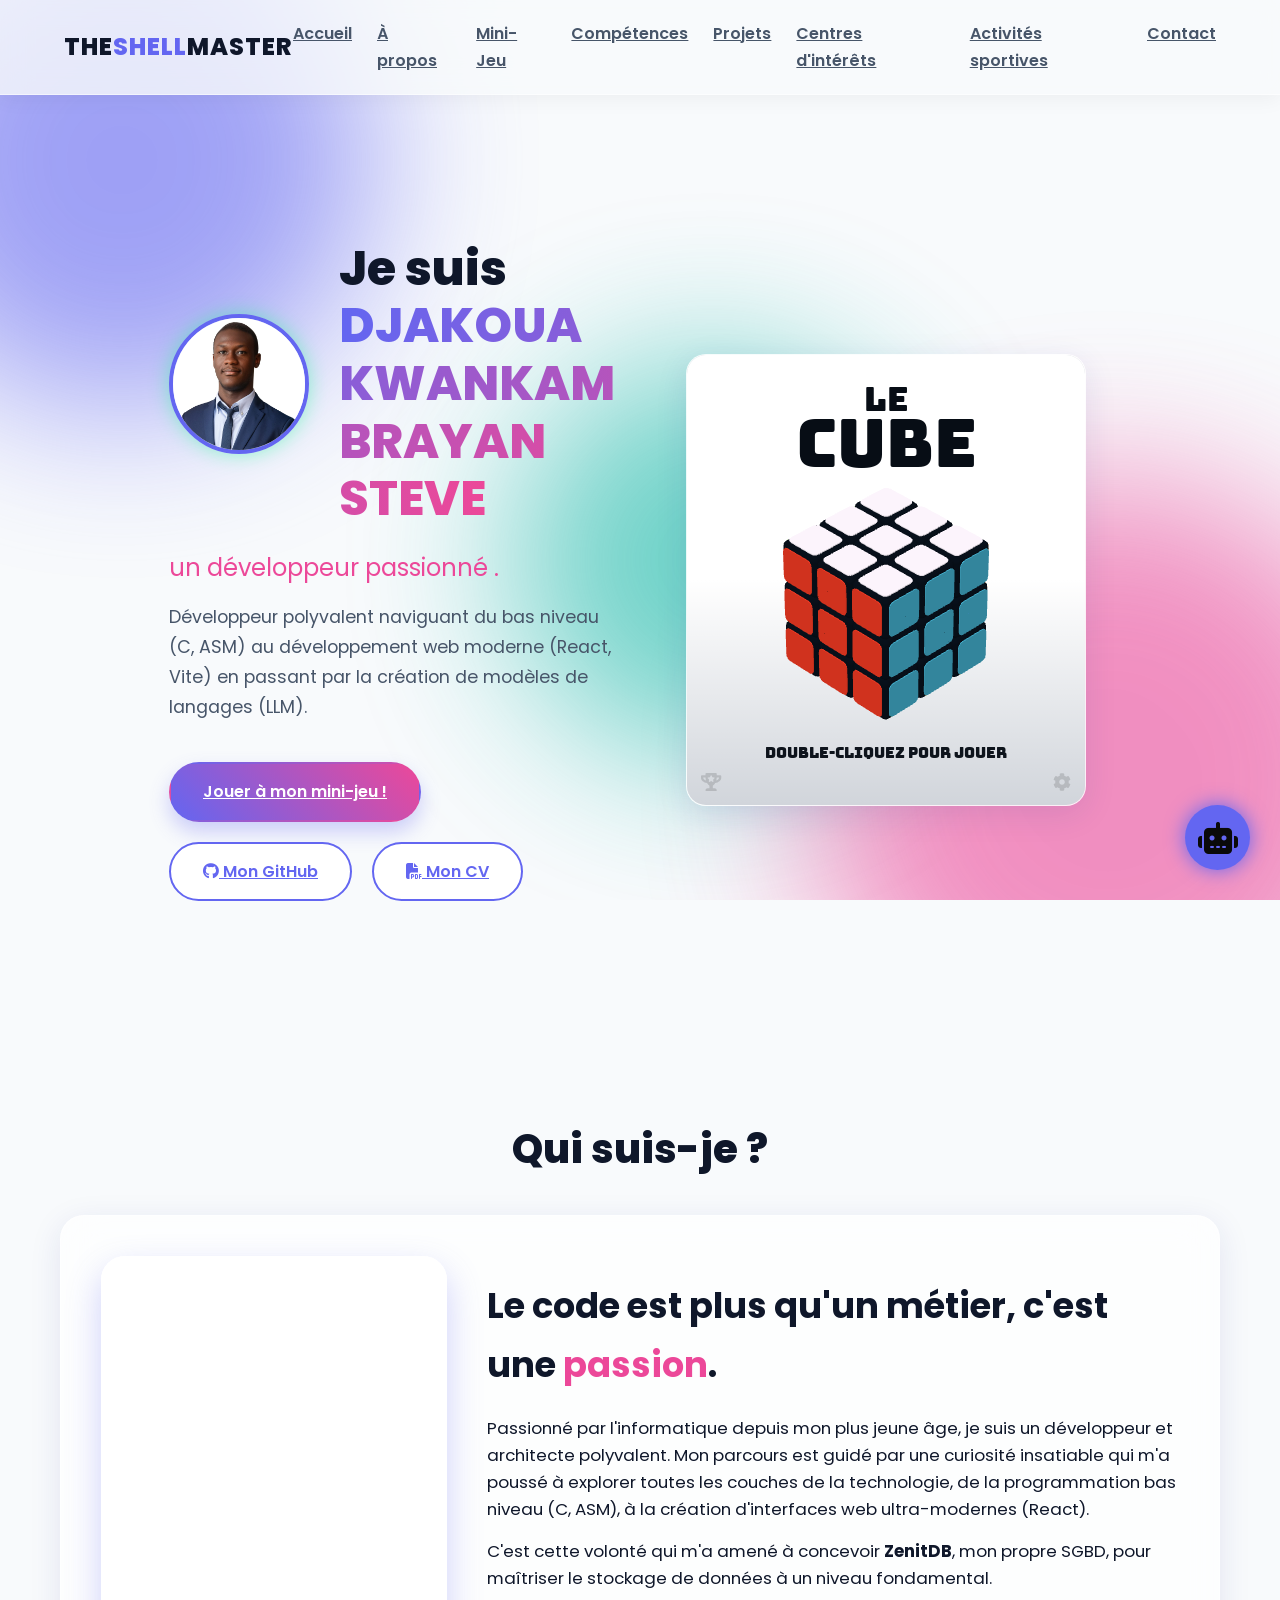
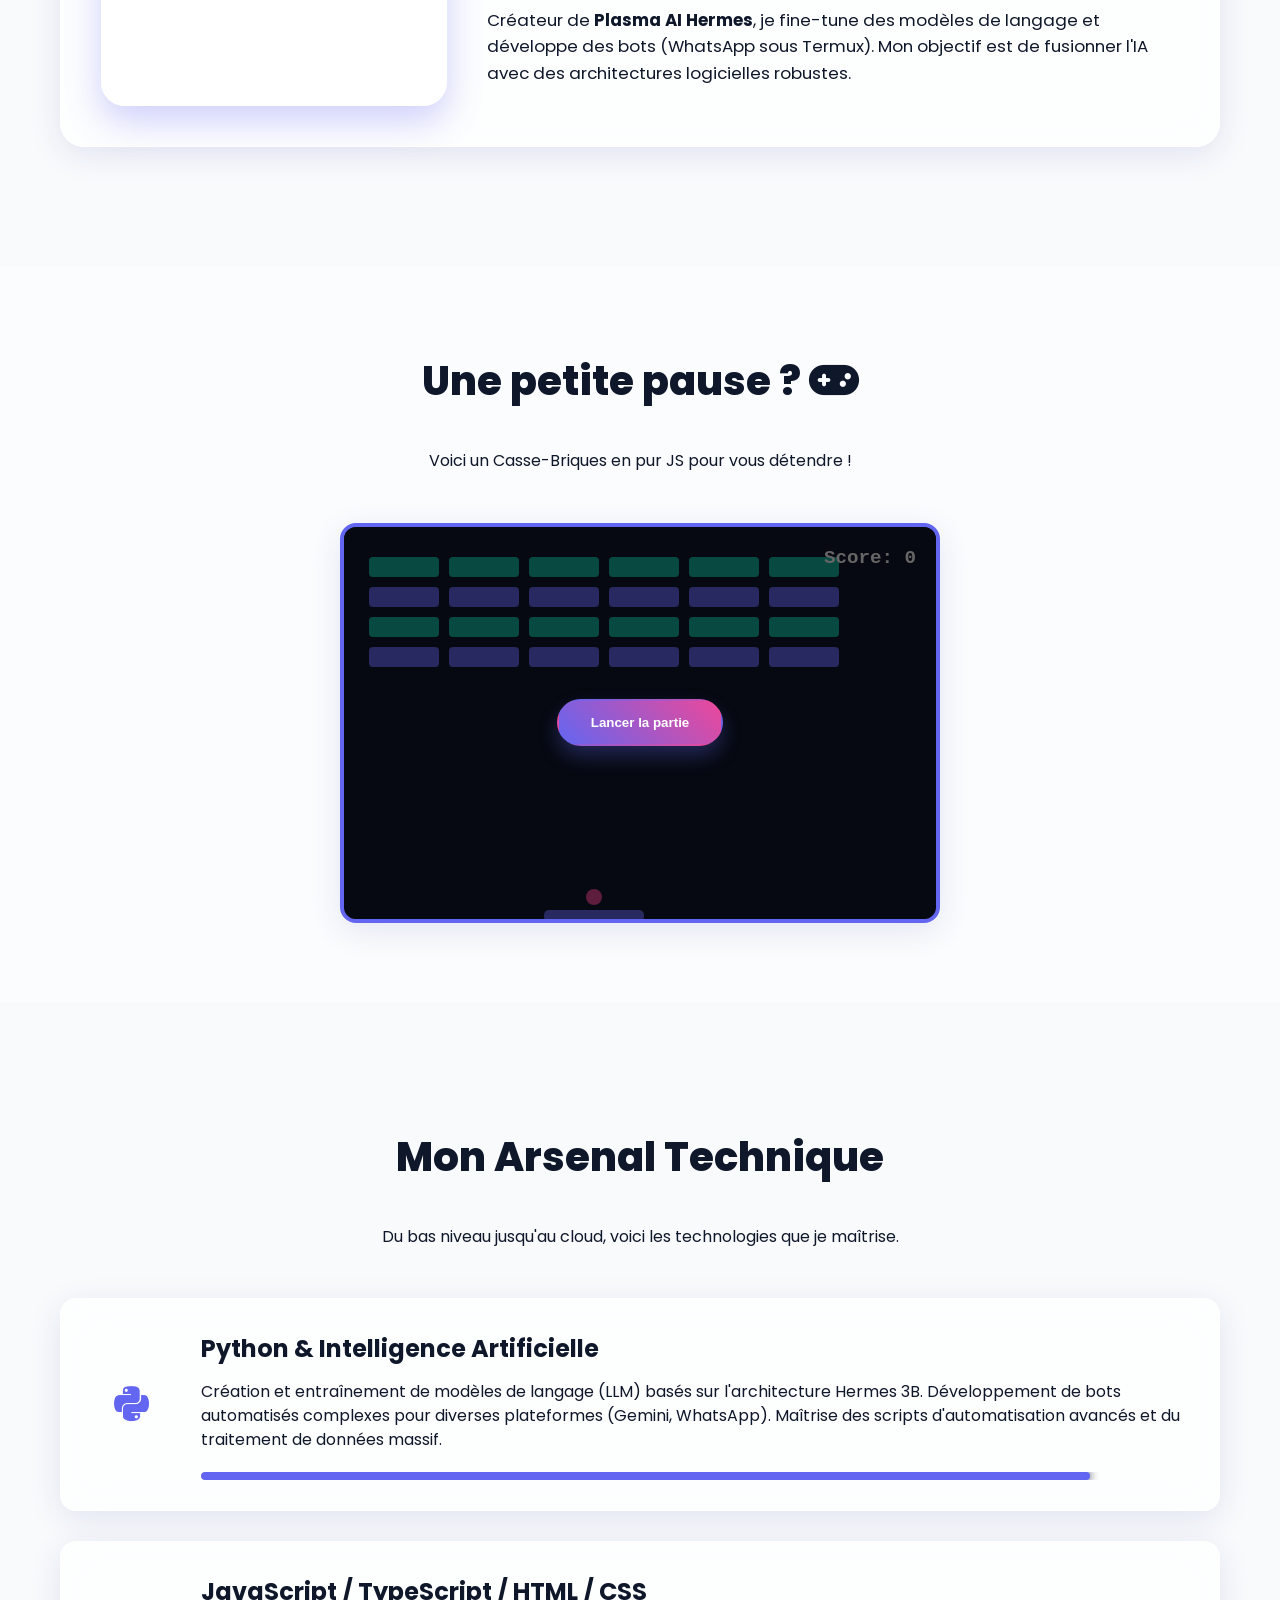
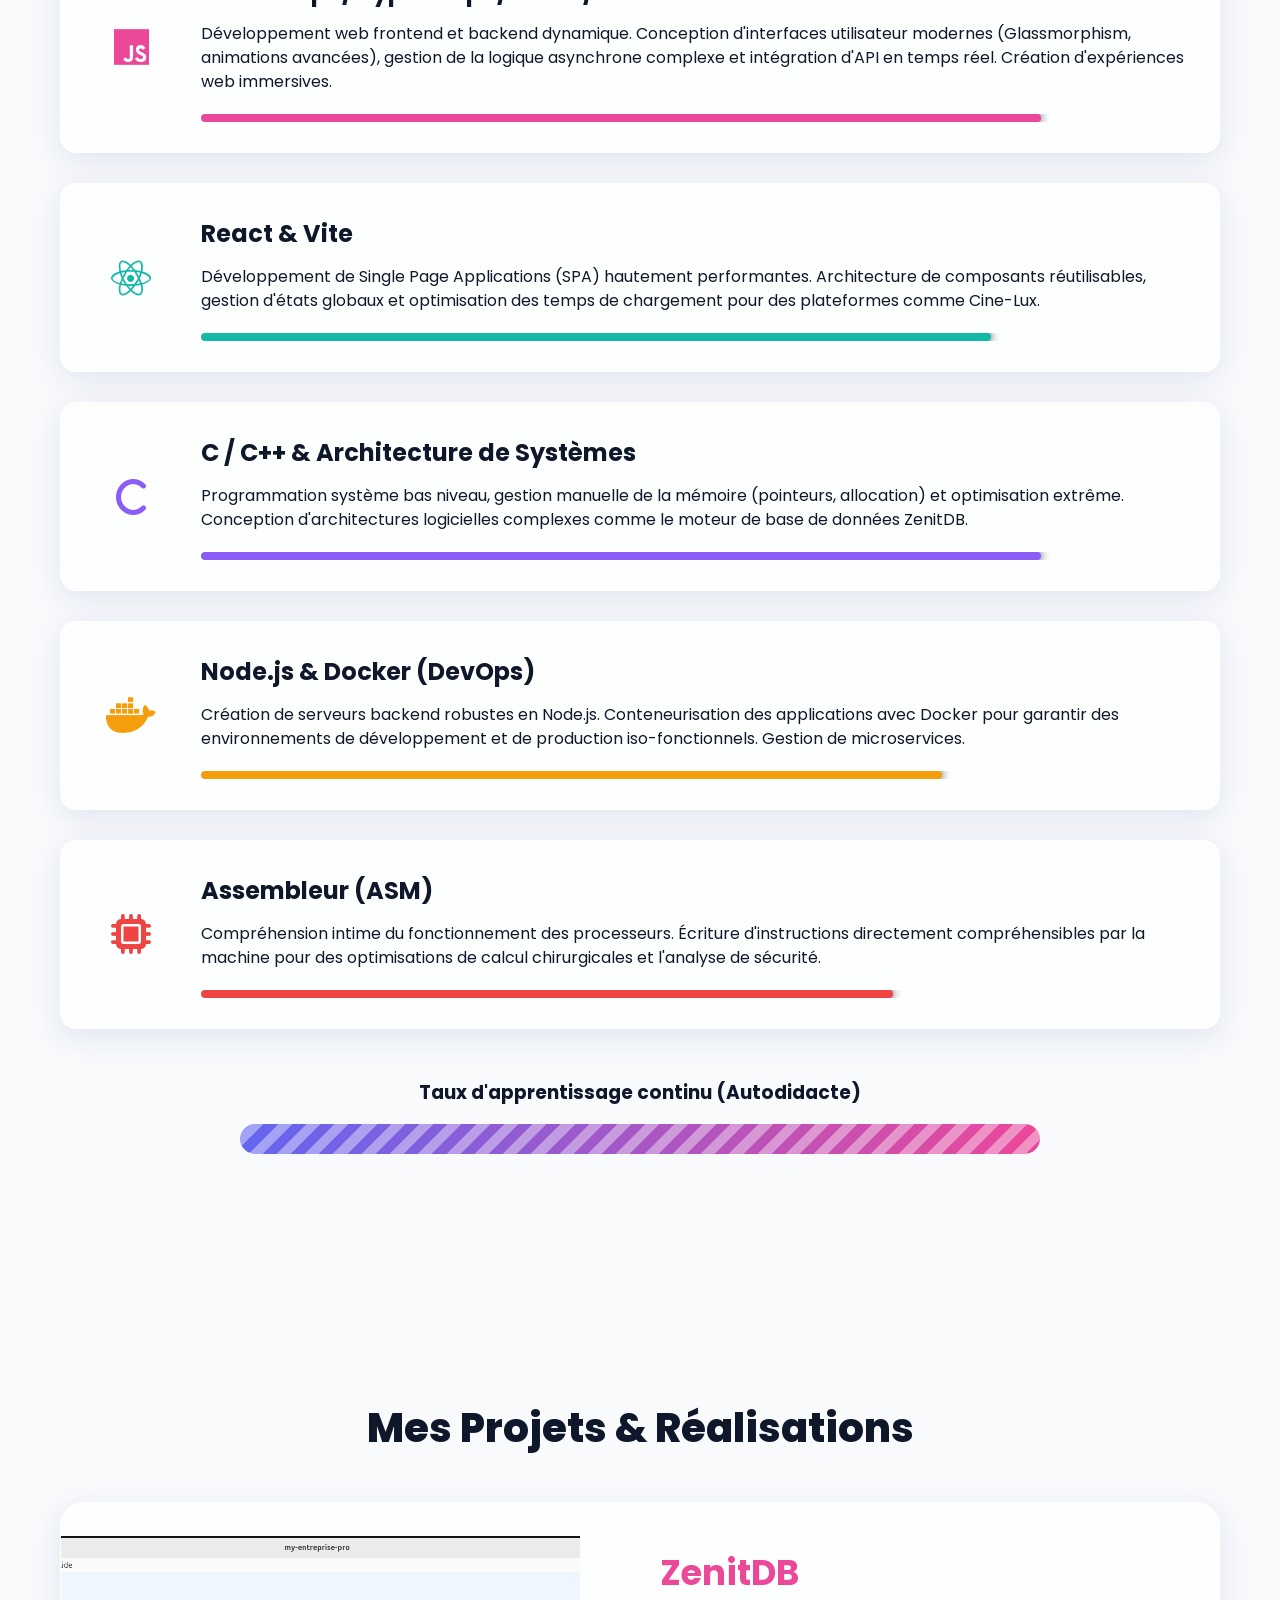
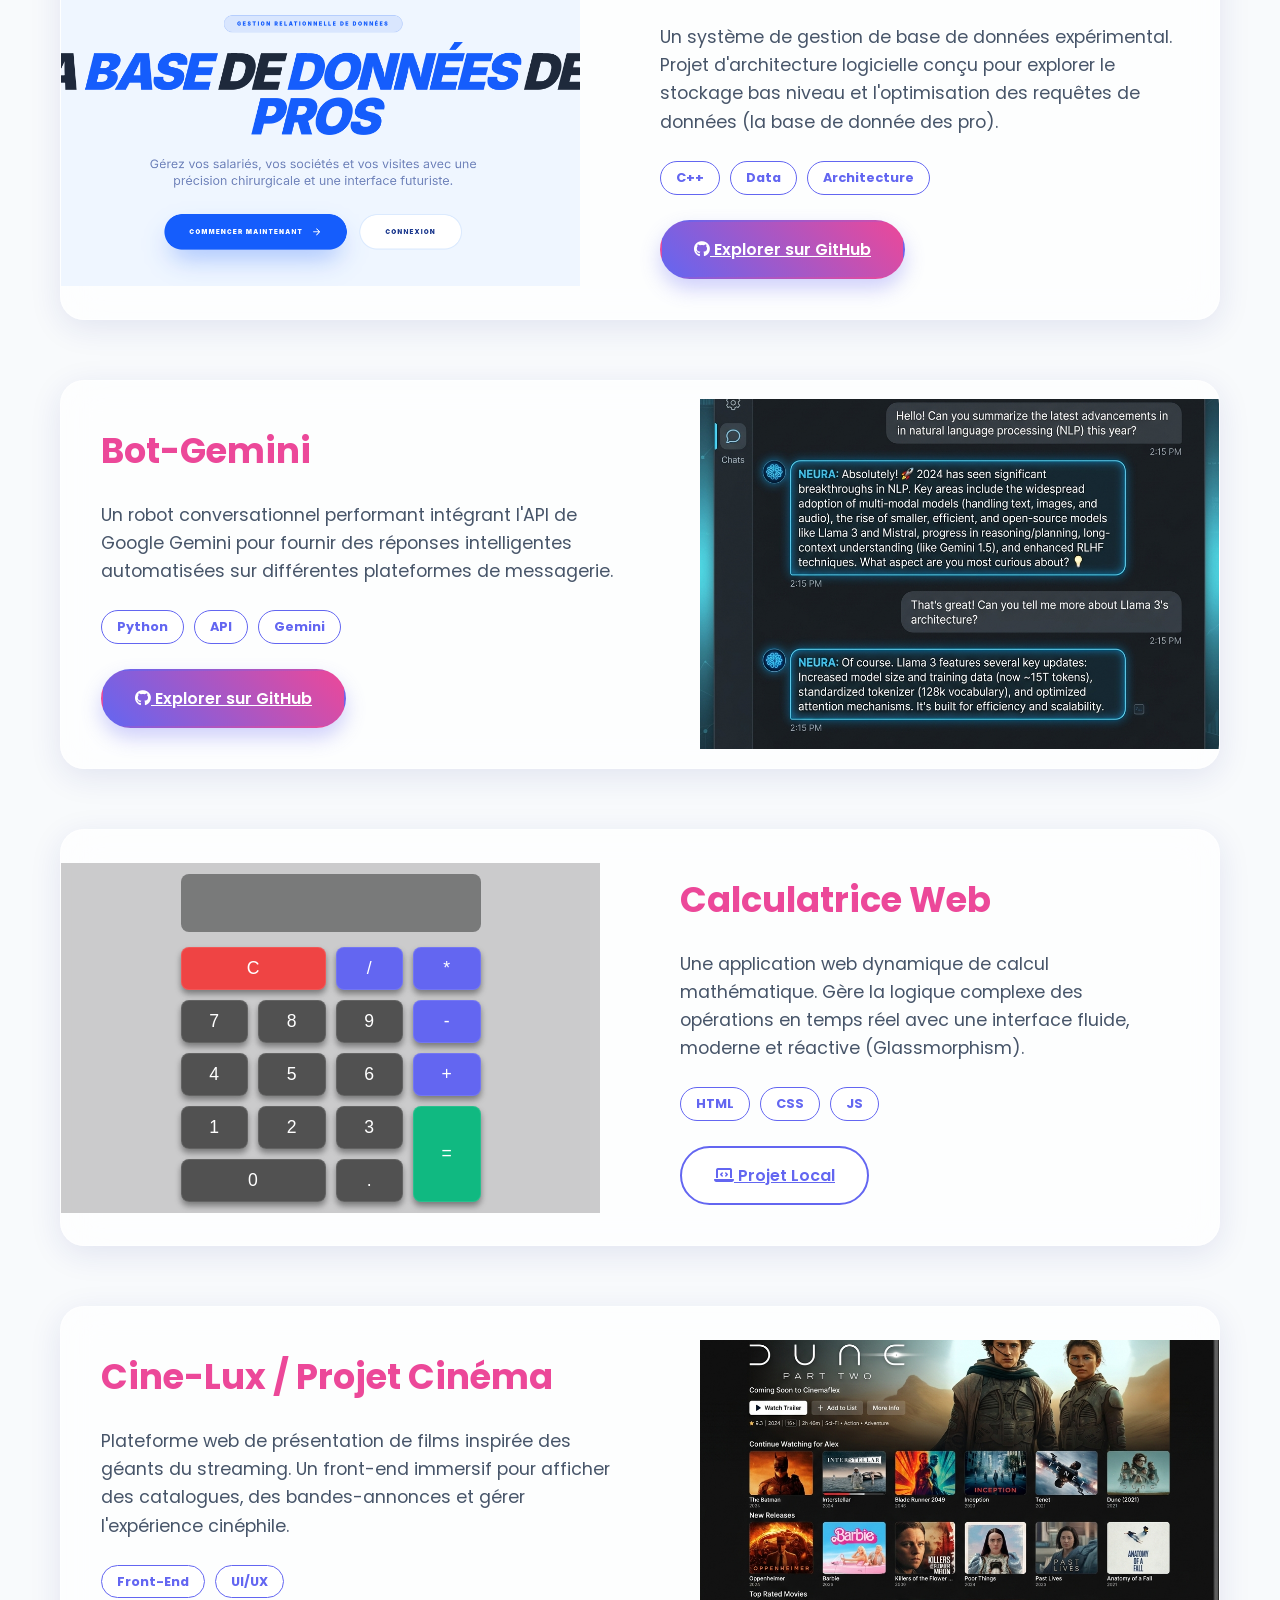
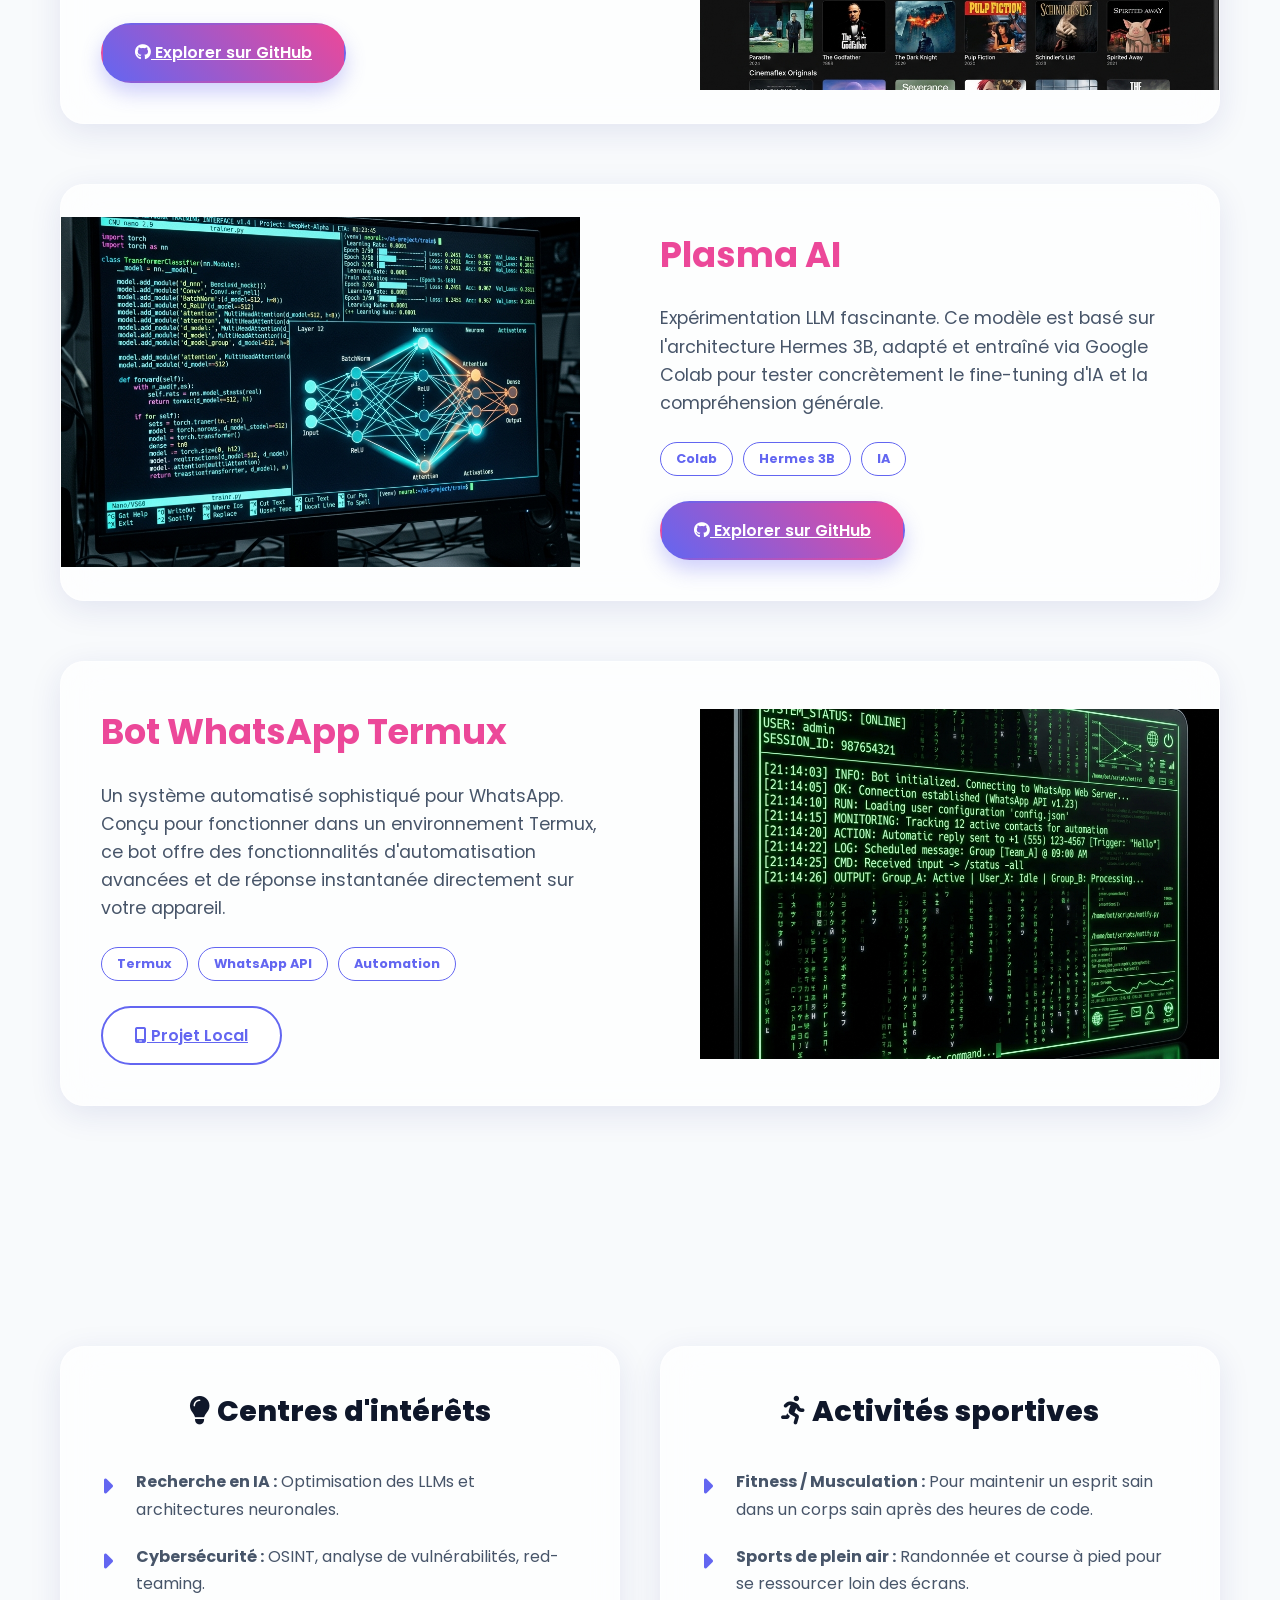
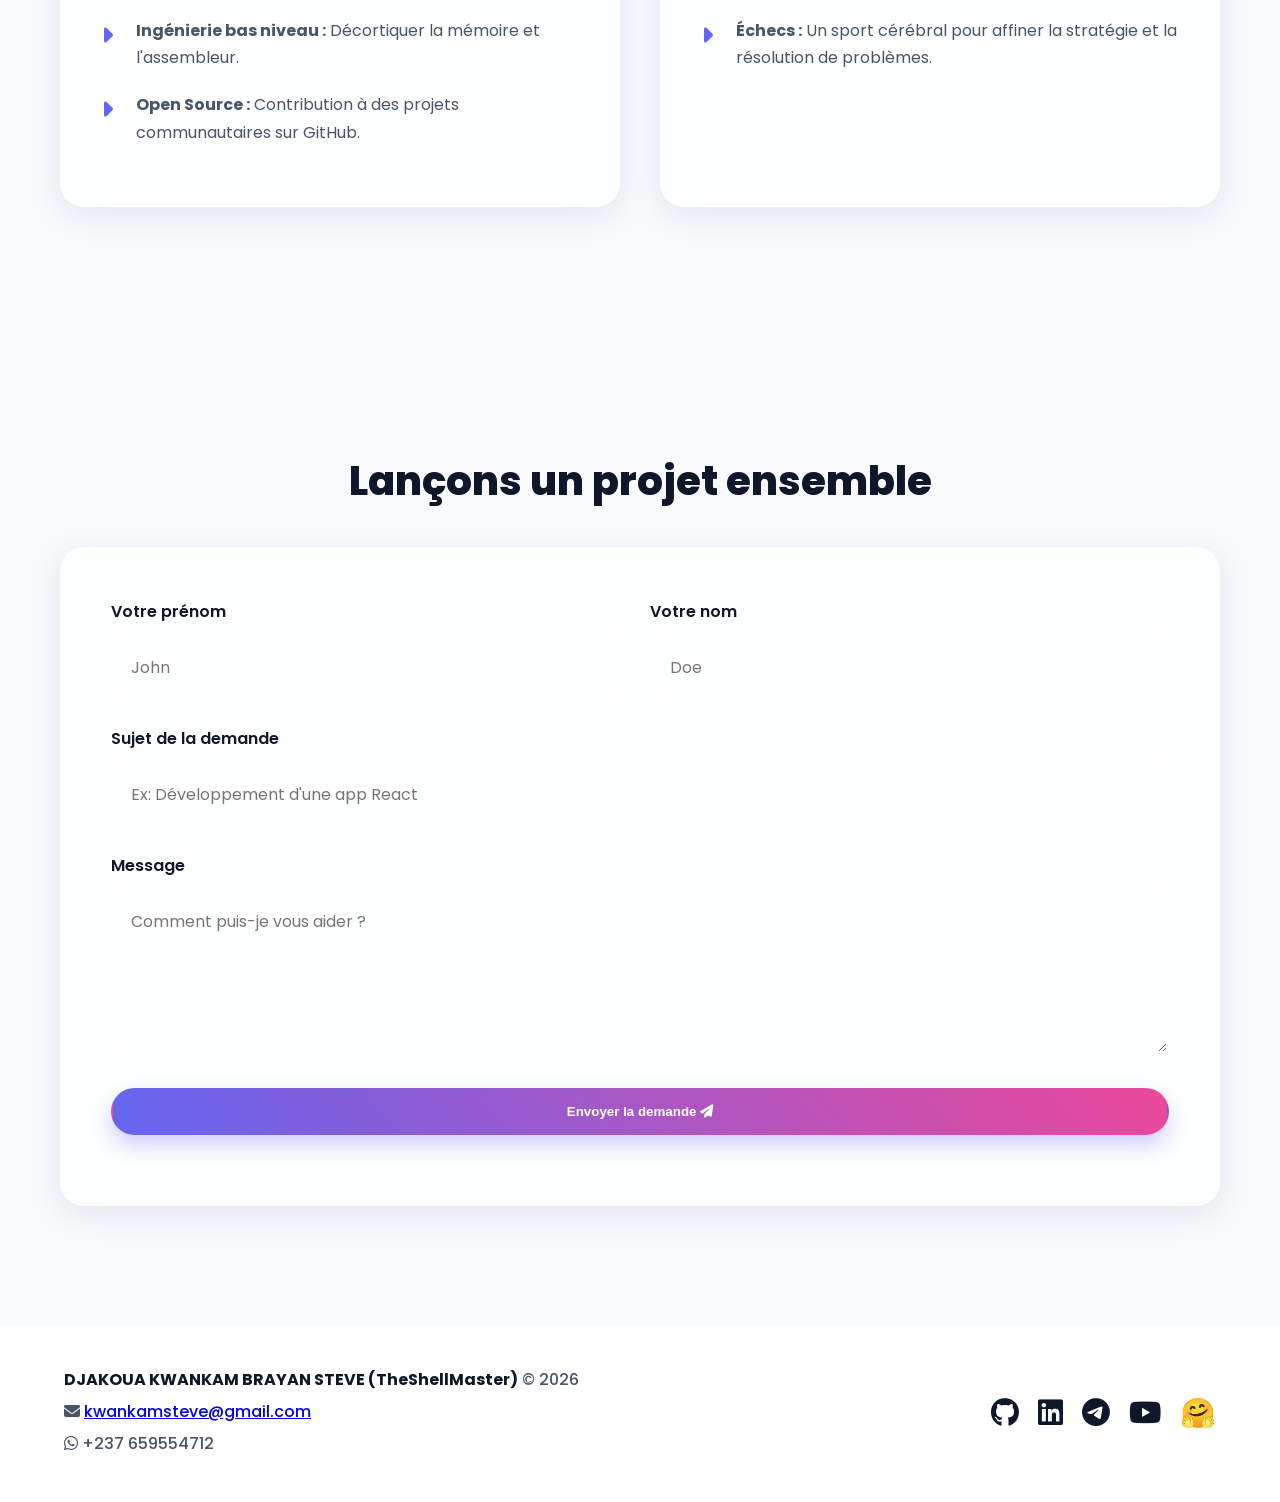
<file: index.html>
<!DOCTYPE html>
<html lang="fr">
<head>
    <meta charset="UTF-8">
    <meta name="viewport" content="width=device-width, initial-scale=1.0">
    <title>Brayan-Portfolio</title>
    <link rel="stylesheet" href="assets/css/style.css">
    <link href="https://fonts.googleapis.com/css2?family=Poppins:wght@300;400;600;800&display=swap" rel="stylesheet">
    <link rel="stylesheet" href="https://cdnjs.cloudflare.com/ajax/libs/font-awesome/6.4.0/css/all.min.css">
</head>
<body>
    <!-- Fond animé avec des bulles de couleurs -->
    <div class="animated-bg">
        <div class="blob blob-1"></div>
        <div class="blob blob-2"></div>
        <div class="blob blob-3"></div>
    </div>

    <!-- ANIMATION D'OUVERTURE (PRELOADER) -->
    <div id="preloader" style="position: fixed; top: 0; left: 0; width: 100%; height: 100%; background: #0a0a0a; z-index: 9999; display: flex; flex-direction: column; justify-content: center; align-items: center; transition: opacity 0.8s ease, visibility 0.8s ease;">
        <div class="loader-cube" style="width: 60px; height: 60px; background: var(--primary); animation: spinCube 1.5s infinite cubic-bezier(0.4, 0, 0.2, 1); margin-bottom: 20px;"></div>
        <h2 style="color: white; letter-spacing: 3px; font-weight: 300; font-family: 'Inter', sans-serif;">CHARGEMENT<span class="dots" style="animation: pulse 1.5s infinite;">...</span></h2>
    </div>
    <style>
        @keyframes spinCube { 0% { transform: perspective(200px) rotateX(0deg) rotateY(0deg); } 50% { transform: perspective(200px) rotateX(-180deg) rotateY(0deg); } 100% { transform: perspective(200px) rotateX(-180deg) rotateY(-180deg); } }
        @keyframes pulse { 0%, 100% { opacity: 1; } 50% { opacity: 0.5; } }
    </style>
    <script>
        window.addEventListener('load', () => {
            setTimeout(() => {
                const preloader = document.getElementById('preloader');
                preloader.style.opacity = '0';
                preloader.style.visibility = 'hidden';
            }, 1500); // Animation visible pendant au moins 1.5s
        });
    </script>

    <!-- HEADER / NAVIGATION -->
    <header class="navbar">
        <div class="logo">THE<span>SHELL</span>MASTER</div>
        <nav>
            <ul class="nav-links">
                <li><a href="#accueil">Accueil</a></li>
                <li><a href="#apropos">À propos</a></li>
                <li><a href="#game-section">Mini-Jeu</a></li>
                <li><a href="#competences">Compétences</a></li>
                <li><a href="#projets">Projets</a></li>
                <li><a href="#interets">Centres d'intérêts</a></li>
                <li><a href="#sport">Activités sportives</a></li>
                <li><a href="#contact">Contact</a></li>
            </ul>
        </nav>
    </header>

    <!-- SECTION: ACCUEIL -->
    <section id="accueil" class="hero">
        <div class="container hero-container">
            <div class="hero-text">
                <div class="hero-profile fade-up delay-1">
                    <img src="assets/images/photo-profil.jpg" alt="DJAKOUA KWANKAM BRAYAN STEVE">
                    <h1 style="margin: 0;">Je suis <br><span class="gradient-text">DJAKOUA KWANKAM BRAYAN STEVE</span></h1>
                </div>
                <h2 class="fade-up delay-2 type-writer">un développeur passionné .</h2>
                <p class="fade-up delay-3">Développeur polyvalent naviguant du bas niveau (C, ASM) au développement web moderne (React, Vite) en passant par la création de modèles de langages (LLM).</p>
                <div class="hero-buttons fade-up delay-4">
                    <a href="#game-section" class="btn btn-primary pulse-btn">Jouer à mon mini-jeu !</a>
                    <a href="https://github.com/TheShellMaster" target="_blank" class="btn btn-outline"><i class="fa-brands fa-github"></i> Mon GitHub</a>
                    <a href="assets/cv.pdf" target="_blank" class="btn btn-outline"><i class="fa-solid fa-file-pdf"></i> Mon CV</a>
                </div>
            </div>
            <div class="hero-graphic fade-up delay-3">
                <div class="rubiks-wrapper glass-card" style="padding: 0; text-align: center; width: 100%; max-width: 400px; margin: 0 auto; overflow: hidden; border-radius: 20px;">
                    <iframe src="assets/rubiks-cube/Index.html" width="100%" height="450px" frameborder="0" scrolling="no" style="display: block;"></iframe>
                </div>
            </div>
        </div>
    </section>

    <!-- SECTION: À PROPOS -->
    <section id="apropos" class="about">
        <div class="container">
            <h2 class="section-title">Qui suis-je ?</h2>
            <div class="about-grid glass-card">
                <div class="about-image-wrapper">
                    <div class="premium-slideshow glass-card float-anim">
                        <img src="assets/images/photo1.jpg" alt="Brayan 1" class="slide slide-1">
                        <img src="assets/images/photo2.jpg" alt="Brayan 2" class="slide slide-2">
                        <img src="assets/images/photo3.jpg" alt="Brayan 3" class="slide slide-3">
                        <img src="assets/images/photo4.jpg" alt="Brayan 4" class="slide slide-4">
                        <img src="assets/images/photo5.jpg" alt="Brayan 5" class="slide slide-5">
                        <img src="assets/images/photo7.jpg" alt="Brayan 7" class="slide slide-6">
                        <img src="assets/images/photo8.jpg" alt="Brayan 8" class="slide slide-7">
                    </div>
                </div>
                <div class="about-text">
                    <h3 style="font-size: 2.2rem; margin-bottom: 20px;">Le code est plus qu'un métier, c'est une <span>passion</span>.</h3>
                    <p style="font-size: 1.05rem; line-height: 1.6; margin-bottom: 15px;">Passionné par l'informatique depuis mon plus jeune âge, je suis un développeur et architecte polyvalent. Mon parcours est guidé par une curiosité insatiable qui m'a poussé à explorer toutes les couches de la technologie, de la programmation bas niveau (C, ASM), à la création d'interfaces web ultra-modernes (React).</p>
                    <p style="font-size: 1.05rem; line-height: 1.6; margin-bottom: 15px;">C'est cette volonté qui m'a amené à concevoir <strong>ZenitDB</strong>, mon propre SGBD, pour maîtriser le stockage de données à un niveau fondamental.</p>
                    <p style="font-size: 1.05rem; line-height: 1.6;">Créateur de <strong>Plasma AI Hermes</strong>, je fine-tune des modèles de langage et développe des bots (WhatsApp sous Termux). Mon objectif est de fusionner l'IA avec des architectures logicielles robustes.</p>
                </div>
            </div>
        </div>
    </section>

    <!-- SECTION: MINI JEU -->
    <section id="game-section" class="game-section">
        <div class="container text-center">
            <h2 class="section-title">Une petite pause ? <i class="fa-solid fa-gamepad"></i></h2>
            <p class="mb-5">Voici un Casse-Briques en pur JS pour vous détendre !</p>
            <div class="game-container glass-card" style="width: 100%; max-width: 600px; margin: 0 auto;">
                <canvas id="gameCanvas" width="500" height="400" style="width: 100%; max-width: 500px;"></canvas>
                <div id="gameOverlay" class="game-overlay">
                    <button id="startGameBtn" class="btn btn-primary">Lancer la partie</button>
                </div>
                <div class="score-board">Score: <span id="gameScore">0</span></div>
            </div>
            
            <style>
                @media (max-width: 768px) {
                    .about-grid { grid-template-columns: 1fr; }
                    .hero-container { flex-direction: column; text-align: center; }
                    .hero-graphic { margin-top: 40px; }
                    .two-columns { flex-direction: column; }
                    .skill-row { flex-direction: column; text-align: center; }
                }
            </style>
        </div>
    </section>

    <!-- SECTION: COMPÉTENCES -->
    <section id="competences" class="skills">
        <div class="container">
            <h2 class="section-title">Mon Arsenal Technique</h2>
            <p class="text-center mb-5">Du bas niveau jusqu'au cloud, voici les technologies que je maîtrise.</p>
            
            <div class="skills-vertical-list mt-5">
                <!-- Python -->
                <div class="skill-row glass-card fade-up delay-1">
                    <div class="sr-icon"><i class="fa-brands fa-python" style="color: #6366f1;"></i></div>
                    <div class="sr-details">
                        <h4>Python & Intelligence Artificielle</h4>
                        <p class="text-muted mt-2">Création et entraînement de modèles de langage (LLM) basés sur l'architecture Hermes 3B. Développement de bots automatisés complexes pour diverses plateformes (Gemini, WhatsApp). Maîtrise des scripts d'automatisation avancés et du traitement de données massif.</p>
                        <div class="sr-progress-bar"><div class="sr-progress-fill" style="width: 90%; background: #6366f1;"></div></div>
                    </div>
                </div>
                <!-- JS / TS -->
                <div class="skill-row glass-card fade-up delay-2">
                    <div class="sr-icon"><i class="fa-brands fa-js" style="color: #ec4899;"></i></div>
                    <div class="sr-details">
                        <h4>JavaScript / TypeScript / HTML / CSS</h4>
                        <p class="text-muted mt-2">Développement web frontend et backend dynamique. Conception d'interfaces utilisateur modernes (Glassmorphism, animations avancées), gestion de la logique asynchrone complexe et intégration d'API en temps réel. Création d'expériences web immersives.</p>
                        <div class="sr-progress-bar"><div class="sr-progress-fill" style="width: 85%; background: #ec4899;"></div></div>
                    </div>
                </div>
                <!-- React -->
                <div class="skill-row glass-card fade-up delay-3">
                    <div class="sr-icon"><i class="fa-brands fa-react" style="color: #14b8a6;"></i></div>
                    <div class="sr-details">
                        <h4>React & Vite</h4>
                        <p class="text-muted mt-2">Développement de Single Page Applications (SPA) hautement performantes. Architecture de composants réutilisables, gestion d'états globaux et optimisation des temps de chargement pour des plateformes comme Cine-Lux.</p>
                        <div class="sr-progress-bar"><div class="sr-progress-fill" style="width: 80%; background: #14b8a6;"></div></div>
                    </div>
                </div>
                <!-- C / C++ -->
                <div class="skill-row glass-card fade-up delay-4">
                    <div class="sr-icon"><i class="fa-solid fa-c" style="color: #8b5cf6;"></i></div>
                    <div class="sr-details">
                        <h4>C / C++ & Architecture de Systèmes</h4>
                        <p class="text-muted mt-2">Programmation système bas niveau, gestion manuelle de la mémoire (pointeurs, allocation) et optimisation extrême. Conception d'architectures logicielles complexes comme le moteur de base de données ZenitDB.</p>
                        <div class="sr-progress-bar"><div class="sr-progress-fill" style="width: 85%; background: #8b5cf6;"></div></div>
                    </div>
                </div>
                <!-- Docker -->
                <div class="skill-row glass-card fade-up delay-5">
                    <div class="sr-icon"><i class="fa-brands fa-docker" style="color: #f59e0b;"></i></div>
                    <div class="sr-details">
                        <h4>Node.js & Docker (DevOps)</h4>
                        <p class="text-muted mt-2">Création de serveurs backend robustes en Node.js. Conteneurisation des applications avec Docker pour garantir des environnements de développement et de production iso-fonctionnels. Gestion de microservices.</p>
                        <div class="sr-progress-bar"><div class="sr-progress-fill" style="width: 75%; background: #f59e0b;"></div></div>
                    </div>
                </div>
                <!-- ASM -->
                <div class="skill-row glass-card fade-up delay-6">
                    <div class="sr-icon"><i class="fa-solid fa-microchip" style="color: #ef4444;"></i></div>
                    <div class="sr-details">
                        <h4>Assembleur (ASM)</h4>
                        <p class="text-muted mt-2">Compréhension intime du fonctionnement des processeurs. Écriture d'instructions directement compréhensibles par la machine pour des optimisations de calcul chirurgicales et l'analyse de sécurité.</p>
                        <div class="sr-progress-bar"><div class="sr-progress-fill" style="width: 70%; background: #ef4444;"></div></div>
                    </div>
                </div>
            </div>
            
            <div class="animated-bar-container mt-5">
                <h3 class="text-center mb-3 mt-5">Taux d'apprentissage continu (Autodidacte)</h3>
                <div class="super-bar-bg">
                    <div class="super-bar-fill">
                        <span class="bar-particles"></span>
                    </div>
                </div>
            </div>
        </div>
    </section>

    <!-- SECTION: PROJETS DÉTAILLÉS -->
    <section id="projets" class="projects">
        <div class="container">
            <h2 class="section-title">Mes Projets & Réalisations</h2>
            <div class="detailed-projects">
                
                <!-- PROJET 1 : ZENIT DB -->
                <div class="detailed-project-card glass-card fade-up">
                    <div class="dp-image">
                        <img src="assets/images/zenit_db.png" alt="ZenitDB Architecture">
                    </div>
                    <div class="dp-content">
                        <h3>ZenitDB</h3>
                        <p class="dp-desc">Un système de gestion de base de données expérimental. Projet d'architecture logicielle conçu pour explorer le stockage bas niveau et l'optimisation des requêtes de données (la base de donnée des pro).</p>
                        <div class="tags"><span class="tag">C++</span><span class="tag">Data</span><span class="tag">Architecture</span></div>
                        <a href="https://github.com/TheShellMaster/zenitDB" target="_blank" class="btn btn-primary"><i class="fa-brands fa-github"></i> Explorer sur GitHub</a>
                    </div>
                </div>

                <!-- PROJET 2 : BOT GEMINI -->
                <div class="detailed-project-card glass-card fade-up reverse">
                    <div class="dp-image">
                        <img src="assets/images/bot_gemini.png" alt="Bot IA Gemini">
                    </div>
                    <div class="dp-content">
                        <h3>Bot-Gemini</h3>
                        <p class="dp-desc">Un robot conversationnel performant intégrant l'API de Google Gemini pour fournir des réponses intelligentes automatisées sur différentes plateformes de messagerie.</p>
                        <div class="tags"><span class="tag">Python</span><span class="tag">API</span><span class="tag">Gemini</span></div>
                        <a href="https://github.com/TheShellMaster/BOT-GEMINI" target="_blank" class="btn btn-primary"><i class="fa-brands fa-github"></i> Explorer sur GitHub</a>
                    </div>
                </div>

                <!-- PROJET 3 : CALCULATRICE -->
                <div class="detailed-project-card glass-card fade-up">
                    <div class="dp-image" style="display: flex; align-items: center; justify-content: center; background: rgba(0,0,0,0.2); padding: 20px;">
                        <div class="calculator-container" style="width: 100%; max-width: 300px;">
                            <input type="text" id="calcDisplay" disabled style="width: 100%; padding: 15px; font-size: 1.5rem; text-align: right; margin-bottom: 15px; border-radius: 8px; border: none; background: rgba(0,0,0,0.4); color: white;">
                            <div class="calc-buttons" style="display: grid; grid-template-columns: repeat(4, 1fr); gap: 10px;">
                                <button class="calc-btn" onclick="clearCalc()" style="grid-column: span 2; background: #ef4444;">C</button>
                                <button class="calc-btn" onclick="appendCalc('/')" style="background: var(--primary);">/</button>
                                <button class="calc-btn" onclick="appendCalc('*')" style="background: var(--primary);">*</button>
                                <button class="calc-btn" onclick="appendCalc('7')">7</button>
                                <button class="calc-btn" onclick="appendCalc('8')">8</button>
                                <button class="calc-btn" onclick="appendCalc('9')">9</button>
                                <button class="calc-btn" onclick="appendCalc('-')" style="background: var(--primary);">-</button>
                                <button class="calc-btn" onclick="appendCalc('4')">4</button>
                                <button class="calc-btn" onclick="appendCalc('5')">5</button>
                                <button class="calc-btn" onclick="appendCalc('6')">6</button>
                                <button class="calc-btn" onclick="appendCalc('+')" style="background: var(--primary);">+</button>
                                <button class="calc-btn" onclick="appendCalc('1')">1</button>
                                <button class="calc-btn" onclick="appendCalc('2')">2</button>
                                <button class="calc-btn" onclick="appendCalc('3')">3</button>
                                <button class="calc-btn" onclick="calculateResult()" style="grid-row: span 2; background: #10b981;">=</button>
                                <button class="calc-btn" onclick="appendCalc('0')" style="grid-column: span 2;">0</button>
                                <button class="calc-btn" onclick="appendCalc('.')">.</button>
                            </div>
                        </div>
                        <script>
                            let calcDisplay = document.getElementById('calcDisplay');
                            function appendCalc(val) { calcDisplay.value += val; }
                            function clearCalc() { calcDisplay.value = ''; }
                            function calculateResult() { try { calcDisplay.value = eval(calcDisplay.value); } catch(e) { calcDisplay.value = 'Erreur'; } }
                        </script>
                        <style>
                            .calc-btn { padding: 10px; font-size: 1.1rem; border: none; border-radius: 8px; background: rgba(0,0,0,0.6); color: white; cursor: pointer; transition: 0.2s; box-shadow: 0 4px 6px rgba(0,0,0,0.4); border: 1px solid rgba(255,255,255,0.1); }
                            .calc-btn:hover { background: rgba(0,0,0,0.9); transform: scale(1.05); border-color: var(--primary); }
                        </style>
                    </div>
                    <div class="dp-content">
                        <h3>Calculatrice Web</h3>
                        <p class="dp-desc">Une application web dynamique de calcul mathématique. Gère la logique complexe des opérations en temps réel avec une interface fluide, moderne et réactive (Glassmorphism).</p>
                        <div class="tags"><span class="tag">HTML</span><span class="tag">CSS</span><span class="tag">JS</span></div>
                        <a href="#accueil" class="btn btn-outline"><i class="fa-solid fa-laptop-code"></i> Projet Local</a>
                    </div>
                </div>

                <!-- PROJET 4 : CINEMA (CINE-LUX) -->
                <div class="detailed-project-card glass-card fade-up reverse">
                    <div class="dp-image">
                        <img src="assets/images/cine_lux.png" alt="Cine-Lux Streaming Interface">
                    </div>
                    <div class="dp-content">
                        <h3>Cine-Lux / Projet Cinéma</h3>
                        <p class="dp-desc">Plateforme web de présentation de films inspirée des géants du streaming. Un front-end immersif pour afficher des catalogues, des bandes-annonces et gérer l'expérience cinéphile.</p>
                        <div class="tags"><span class="tag">Front-End</span><span class="tag">UI/UX</span></div>
                        <a href="https://github.com/TheShellMaster/cine-lux" target="_blank" class="btn btn-primary"><i class="fa-brands fa-github"></i> Explorer sur GitHub</a>
                    </div>
                </div>

                <!-- PROJET 5 : PLASMA AI -->
                <div class="detailed-project-card glass-card fade-up">
                    <div class="dp-image">
                        <img src="assets/images/plasma_ai.png" alt="Plasma AI Neural Network">
                    </div>
                    <div class="dp-content">
                        <h3>Plasma AI</h3>
                        <p class="dp-desc">Expérimentation LLM fascinante. Ce modèle est basé sur l'architecture Hermes 3B, adapté et entraîné via Google Colab pour tester concrètement le fine-tuning d'IA et la compréhension générale.</p>
                        <div class="tags"><span class="tag">Colab</span><span class="tag">Hermes 3B</span><span class="tag">IA</span></div>
                        <a href="https://github.com/TheShellMaster/PLASMA-AI" target="_blank" class="btn btn-primary"><i class="fa-brands fa-github"></i> Explorer sur GitHub</a>
                    </div>
                </div>

                <!-- PROJET 6 : BOT WHATSAPP -->
                <div class="detailed-project-card glass-card fade-up reverse">
                    <div class="dp-image">
                        <img src="assets/images/bot_whatsapp.png" alt="WhatsApp Bot Terminal">
                    </div>
                    <div class="dp-content">
                        <h3>Bot WhatsApp Termux</h3>
                        <p class="dp-desc">Un système automatisé sophistiqué pour WhatsApp. Conçu pour fonctionner dans un environnement Termux, ce bot offre des fonctionnalités d'automatisation avancées et de réponse instantanée directement sur votre appareil.</p>
                        <div class="tags"><span class="tag">Termux</span><span class="tag">WhatsApp API</span><span class="tag">Automation</span></div>
                        <a href="#" class="btn btn-outline"><i class="fa-solid fa-mobile-screen"></i> Projet Local</a>
                    </div>
                </div>
                
            </div>
        </div>
    </section>

    <!-- SECTION: CENTRES D'INTÉRÊTS & SPORT -->
    <section id="personnel" class="personal-section">
        <div class="container">
            <div class="two-columns">
                <!-- CENTRES D'INTÉRÊTS -->
                <div id="interets" class="interests glass-card">
                    <h2 class="section-title text-left" style="font-size: 1.8rem;"><i class="fa-solid fa-lightbulb"></i> Centres d'intérêts</h2>
                    <ul class="animated-list">
                        <li><strong>Recherche en IA :</strong> Optimisation des LLMs et architectures neuronales.</li>
                        <li><strong>Cybersécurité :</strong> OSINT, analyse de vulnérabilités, red-teaming.</li>
                        <li><strong>Ingénierie bas niveau :</strong> Décortiquer la mémoire et l'assembleur.</li>
                        <li><strong>Open Source :</strong> Contribution à des projets communautaires sur GitHub.</li>
                    </ul>
                </div>
                
                <!-- ACTIVITÉS SPORTIVES -->
                <div id="sport" class="sports glass-card">
                    <h2 class="section-title text-left" style="font-size: 1.8rem;"><i class="fa-solid fa-person-running"></i> Activités sportives</h2>
                    <ul class="animated-list">
                        <li><strong>Fitness / Musculation :</strong> Pour maintenir un esprit sain dans un corps sain après des heures de code.</li>
                        <li><strong>Sports de plein air :</strong> Randonnée et course à pied pour se ressourcer loin des écrans.</li>
                        <li><strong>Échecs :</strong> Un sport cérébral pour affiner la stratégie et la résolution de problèmes.</li>
                    </ul>
                </div>
            </div>
        </div>
    </section>

    <!-- SECTION: CONTACT -->
    <section id="contact" class="contact">
        <div class="container">
            <h2 class="section-title">Lançons un projet ensemble</h2>
            <form id="contact-form" action="https://formsubmit.co/kwankamsteve@gmail.com" method="POST" class="glass-card contact-form floating-form">
                <!-- Configuration de FormSubmit -->
                <input type="hidden" name="_captcha" value="false">
                <input type="hidden" name="_template" value="table">
                
                <div class="form-row">
                    <div class="form-group">
                        <label for="prenom">Votre prénom</label>
                        <input type="text" id="prenom" name="Prénom" required placeholder="John">
                    </div>
                    <div class="form-group">
                        <label for="nom">Votre nom</label>
                        <input type="text" id="nom" name="Nom" required placeholder="Doe">
                    </div>
                </div>
                <div class="form-group">
                    <label for="sujet">Sujet de la demande</label>
                    <input type="text" id="sujet" name="_subject" required placeholder="Ex: Développement d'une app React">
                </div>
                <div class="form-group">
                    <label for="message">Message</label>
                    <textarea id="message" name="Message" rows="5" required placeholder="Comment puis-je vous aider ?"></textarea>
                </div>
                <button type="submit" class="btn btn-primary w-100">Envoyer la demande <i class="fa-solid fa-paper-plane"></i></button>
                <div id="form-feedback" class="feedback"></div>
            </form>
        </div>
    </section>

    <!-- FOOTER -->
    <footer class="footer">
        <div class="footer-info">
            <p><strong>DJAKOUA KWANKAM BRAYAN STEVE (TheShellMaster)</strong> &copy; 2026</p>
            <p class="footer-email"><i class="fa-solid fa-envelope"></i> <a href="mailto:kwankamsteve@gmail.com">kwankamsteve@gmail.com</a></p>
            <p class="footer-phone"><i class="fa-brands fa-whatsapp"></i> +237 659554712</p>
        </div>
        <div class="social-links">
            <a href="https://github.com/TheShellMaster" target="_blank" class="hover-bounce" title="GitHub"><i class="fa-brands fa-github"></i></a>
            <a href="https://www.linkedin.com/in/steve-kwankam-03476b293/" target="_blank" class="hover-bounce" title="LinkedIn"><i class="fa-brands fa-linkedin"></i></a>
            <a href="https://t.me/King_premium_N5" target="_blank" class="hover-bounce" title="Telegram"><i class="fa-brands fa-telegram"></i></a>
            <a href="https://www.youtube.com/@TheShellMaster" target="_blank" class="hover-bounce" title="YouTube"><i class="fa-brands fa-youtube"></i></a>
            <a href="https://huggingface.co/TheShellMaster" target="_blank" class="hover-bounce" title="HuggingFace">🤗</a>
        </div>
    </footer>

    <!-- Assistant IA Flottant -->
    <div class="ai-assistant-btn" style="position: fixed; bottom: 30px; right: 30px; width: 65px; height: 65px; background: var(--primary); color: #0a0a0a; border-radius: 50%; display: flex; align-items: center; justify-content: center; font-size: 2rem; cursor: pointer; box-shadow: 0 0 20px var(--primary); z-index: 1000; transition: all 0.3s ease; animation: float 3s ease-in-out infinite;">
        <i class="fa-solid fa-robot"></i>
    </div>
    <style>
        .ai-assistant-btn:hover { transform: scale(1.15) rotate(10deg); box-shadow: 0 0 35px var(--primary); }
    </style>

    <script src="assets/js/script.js"></script>
    <script src="assets/js/game.js"></script>
</body>
</html>
</file>
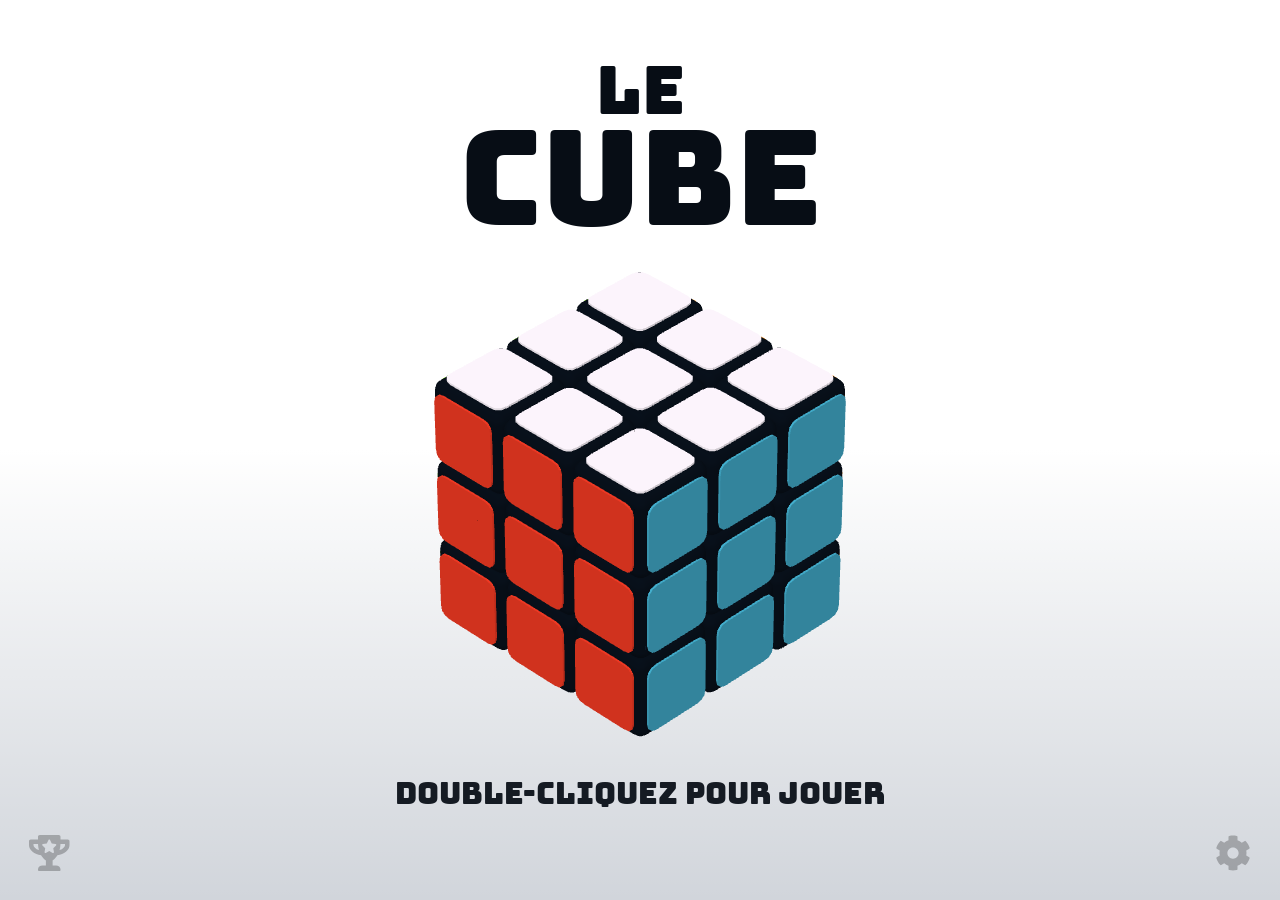
<file: assets/rubiks-cube/Index.html>
<!DOCTYPE html>
<html>
<head>

  <meta charset="UTF-8">
  <meta name="author" content="Boris Sehovac">
  <meta name="description" content="See if you can solve this classic puzzle game.">
  <meta name="viewport" content="width=device-width,height=device-height,user-scalable=no,initial-scale=1.0,maximum-scale=1.0,minimum-scale=1.0">

  <title>The Cube - A Rubik's Cube Game</title>
  <meta property="og:description" content="See if you can solve this classic puzzle game."/>
  <meta property="og:image" content="assets/icons/meta-image.png"/>
  <meta property="og:site_name" content="The Cube - A Rubik's Cube Game"/>
  <meta property="og:title" content="The Cube - A Rubik's Cube Game"/>
  <meta property="og:type" content="website"/>
  <meta property="og:url" content="https://bsehovac.github.io"/>

  <meta name="twitter:card" content="summary_large_image">
  <meta name="twitter:creator" content="@BorisSehovac">
  <meta name="twitter:title" content="The Cube - A Rubik's Cube Game">
  <meta name="twitter:image" content="https://bsehovac.github.io/the-cube/assets/icons/twitter-card.png">
  <meta name="twitter:description" content="See if you can solve this classic puzzle game.">

  <meta name="mobile-web-app-capable" content="yes">
  <meta name="apple-mobile-web-app-title" content="The Cube">
  <meta name="apple-mobile-web-app-capable" content="yes">
  <meta name="apple-mobile-web-app-status-bar-style" content="translucent-black">

  <link rel="apple-touch-icon" sizes="180x180" href="assets/icons/apple-touch-icon.png">
  <link rel="icon" type="image/png" sizes="32x32" href="assets/icons/favicon-32x32.png">
  <link rel="icon" type="image/png" sizes="16x16" href="assets/icons/favicon-16x16.png">
  <link rel="manifest" href="assets/icons/site.webmanifest">
  <link rel="mask-icon" href="assets/icons/safari-pinned-tab.svg" color="#5bbad5">
  <link rel="shortcut icon" href="assets/icons/favicon.ico">
  <meta name="theme-color" content="#ffffff">

  <link rel="stylesheet" type="text/css" href="assets/css/styles.css">

  <!-- Global site tag (gtag.js) - Google Analytics -->
  <script async src="https://www.googletagmanager.com/gtag/js?id=UA-128627708-1"></script>
  <script>
    window.dataLayer = window.dataLayer || [];
    function gtag(){dataLayer.push(arguments);}
    gtag('js', new Date());
    gtag('config', 'UA-128627708-1');
  </script>

  <script>
    window.gameVersion = '0.99.2';
  </script>

</head>
<body>

  <div class="ui">

    <div class="ui__background"></div>

    <div class="ui__game"></div>

    <div class="ui__texts">
      <h1 class="text text--title">
        <span>LE</span>
        <span>CUBE</span>
      </h1>
      <div class="text text--note">
        Double-cliquez pour jouer
      </div>
      <div class="text text--timer">
        0:00
      </div>
      <div class="text text--complete">
        <span>Gagné !</span>
      </div>
      <div class="text text--best-time">
        <icon trophy></icon>
        <span>Record !</span>
      </div>
    </div>

    <div class="ui__prefs">
      <range name="size" title="Taille du Cube" list="2,3,4,5"></range>
      <range name="flip" title="Animation" list="Rapide&nbsp;,Fluide,Rebond"></range>
      <range name="scramble" title="Mélange" list="20,25,30"></range>
      <range name="fov" title="Caméra" list="Ortho,Perspec"></range>
      <range name="theme" title="Thème" list="Cube,Erno,Poussière,Camo,Pluie"></range>
    </div>

    <div class="ui__theme">
      <range name="hue" title="Teinte" color></range>
      <range name="saturation" title="Saturation" color></range>
      <range name="lightness" title="Lumière" color></range>
    </div>

    <div class="ui__stats">
      <div class="stats" name="cube-size">
        <i>Cube:</i><b>3x3x3</b>
      </div>
      <div class="stats" name="total-solves">
        <i>Résolutions:</i><b>-</b>
      </div>
      <div class="stats" name="best-time">
        <i>Meilleur temps:</i><b>-</b>
      </div>
      <div class="stats" name="worst-time">
        <i>Pire temps:</i><b>-</b>
      </div>
      <div class="stats" name="average-5">
        <i>Moyenne sur 5:</i><b>-</b>
      </div>
      <div class="stats" name="average-12">
        <i>Moyenne sur 12:</i><b>-</b>
      </div>
      <div class="stats" name="average-25">
        <i>Moyenne sur 25:</i><b>-</b>
      </div>
    </div>

    <div class="ui__buttons">
      <button class="btn btn--bl btn--stats">
        <icon trophy></icon>
      </button>
      <button class="btn btn--br btn--prefs">
        <icon settings></icon>
      </button>
      <button class="btn btn--bl btn--back">
        <icon back></icon>
      </button>
      <button class="btn btn--br btn--theme">
        <icon theme></icon>
      </button>
      <button class="btn btn--br btn--reset">
        <icon reset></icon>
      </button>
    </div>

  </div>

  <script src="assets/js/three.js"></script>
  <script src="assets/js/cube.js"></script>
</body>
</html>
</file>
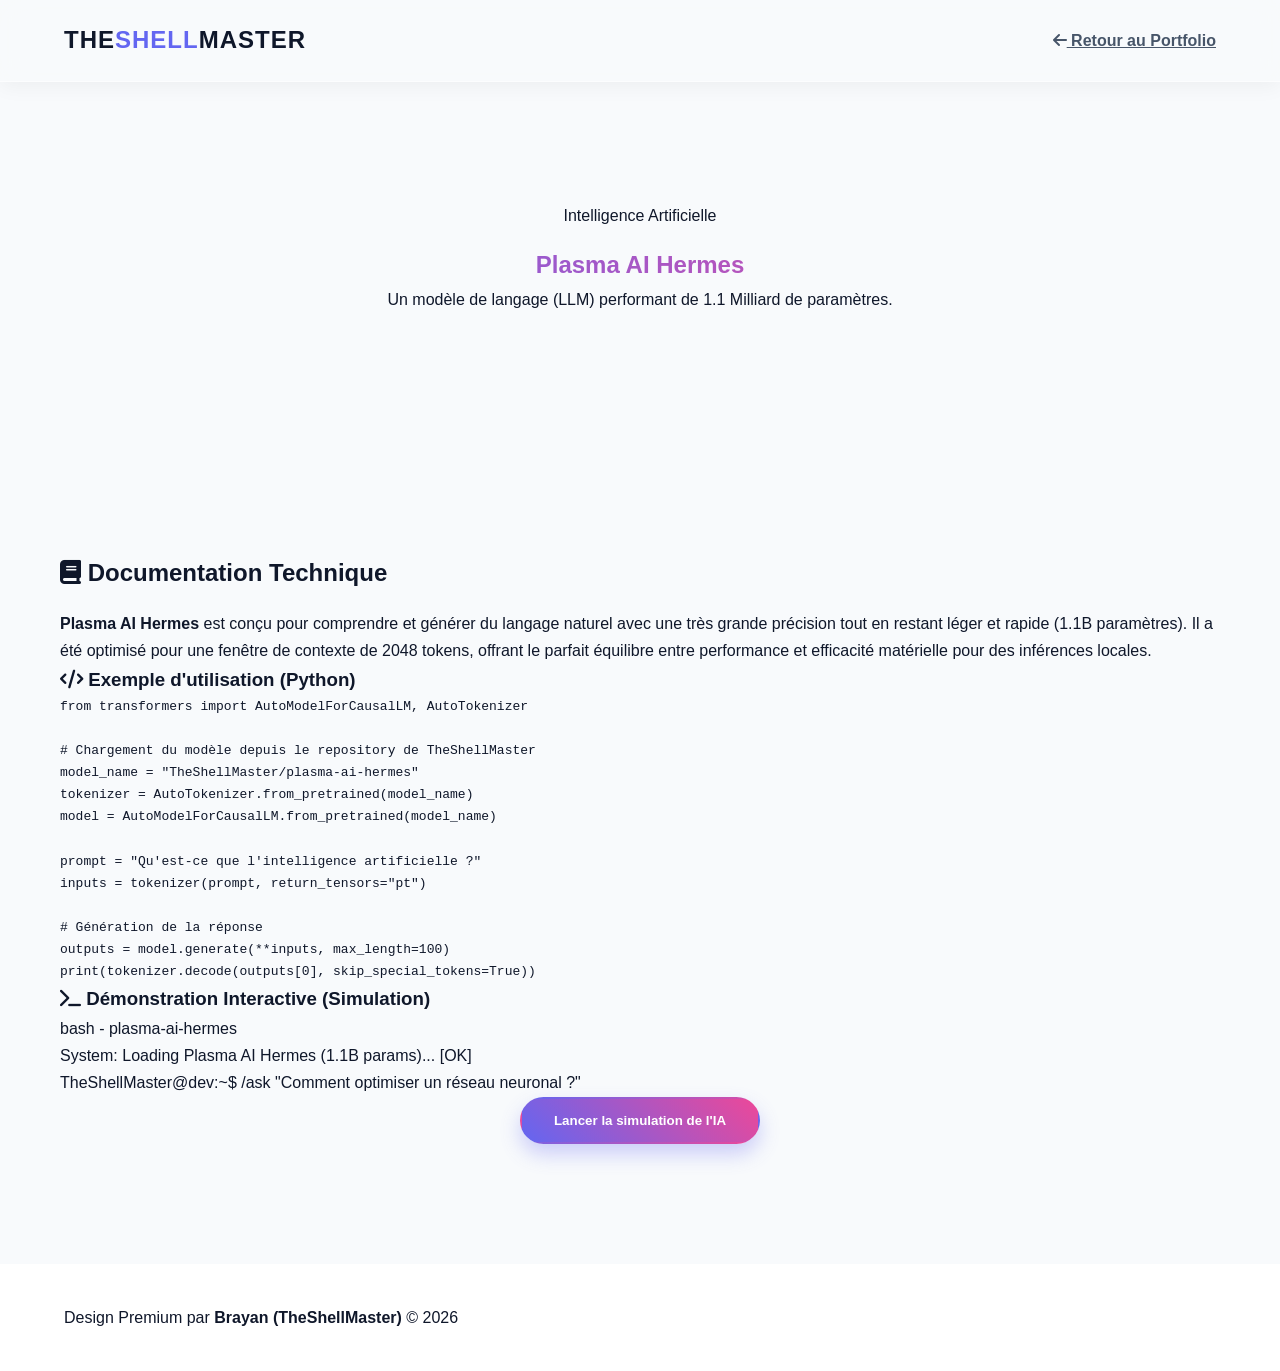
<file: projet-plasma.html>
<!DOCTYPE html>
<html lang="fr">
<head>
    <meta charset="UTF-8">
    <meta name="viewport" content="width=device-width, initial-scale=1.0">
    <title>Plasma AI Hermes - TheShellMaster</title>
    <link rel="stylesheet" href="assets/css/style.css">
    <link href="https://fonts.googleapis.com/css2?family=Outfit:wght@300;400;600;800&family=Fira+Code&display=swap" rel="stylesheet">
    <link rel="stylesheet" href="https://cdnjs.cloudflare.com/ajax/libs/font-awesome/6.4.0/css/all.min.css">
</head>
<body>
    <!-- Navbar spécifique page projet -->
    <header class="navbar glass">
        <div class="logo">THE<span>SHELL</span>MASTER</div>
        <nav>
            <ul class="nav-links">
                <li><a href="index.html"><i class="fa-solid fa-arrow-left"></i> Retour au Portfolio</a></li>
            </ul>
        </nav>
    </header>

    <!-- Hero du projet -->
    <section class="project-hero">
        <div class="container text-center">
            <span class="badge">Intelligence Artificielle</span>
            <h1 class="gradient-text mt-3">Plasma AI Hermes</h1>
            <p class="subtitle">Un modèle de langage (LLM) performant de 1.1 Milliard de paramètres.</p>
        </div>
    </section>

    <!-- Détails du projet et démonstration -->
    <section class="project-details">
        <div class="container">
            <div class="glass-panel p-5">
                <h2><i class="fa-solid fa-book"></i> Documentation Technique</h2>
                <p class="mt-3"><strong>Plasma AI Hermes</strong> est conçu pour comprendre et générer du langage naturel avec une très grande précision tout en restant léger et rapide (1.1B paramètres). Il a été optimisé pour une fenêtre de contexte de 2048 tokens, offrant le parfait équilibre entre performance et efficacité matérielle pour des inférences locales.</p>
                
                <h3 class="mt-4"><i class="fa-solid fa-code"></i> Exemple d'utilisation (Python)</h3>
                <div class="code-block">
                    <pre><code>from transformers import AutoModelForCausalLM, AutoTokenizer

# Chargement du modèle depuis le repository de TheShellMaster
model_name = "TheShellMaster/plasma-ai-hermes"
tokenizer = AutoTokenizer.from_pretrained(model_name)
model = AutoModelForCausalLM.from_pretrained(model_name)

prompt = "Qu'est-ce que l'intelligence artificielle ?"
inputs = tokenizer(prompt, return_tensors="pt")

# Génération de la réponse
outputs = model.generate(**inputs, max_length=100)
print(tokenizer.decode(outputs[0], skip_special_tokens=True))</code></pre>
                </div>

                <h3 class="mt-4"><i class="fa-solid fa-terminal"></i> Démonstration Interactive (Simulation)</h3>
                <div class="terminal-mockup">
                    <div class="terminal-header">
                        <span class="dot red"></span><span class="dot yellow"></span><span class="dot green"></span>
                        <span class="title">bash - plasma-ai-hermes</span>
                    </div>
                    <div class="terminal-body" id="terminal-body">
                        <p class="sys">System: Loading Plasma AI Hermes (1.1B params)... [OK]</p>
                        <p class="user"><span class="prompt">TheShellMaster@dev:~$</span> /ask "Comment optimiser un réseau neuronal ?"</p>
                        <p class="ai" id="ai-response"></p>
                    </div>
                    <div class="text-center mt-4">
                        <button class="btn btn-primary" id="run-demo">Lancer la simulation de l'IA</button>
                    </div>
                </div>
            </div>
        </div>
    </section>

    <!-- Footer -->
    <footer class="footer glass">
        <p>Design Premium par <strong>Brayan (TheShellMaster)</strong> &copy; 2026</p>
    </footer>

    <script src="assets/js/script.js"></script>
</body>
</html>
</file>
<file: assets/css/style.css>
@import url('variables.css');
@import url('animations.css');
@import url('components.css');
@import url('layout.css');
</file>
<file: assets/rubiks-cube/assets/css/styles.css>
@font-face{font-family:'BungeeFont';font-weight:normal;font-style:normal;src:url("[data-uri]") format("woff2"),url("[data-uri]") format("woff")}*,*:before,*:after{-webkit-user-select:none;-moz-user-select:none;user-select:none;box-sizing:border-box;cursor:inherit;margin:0;padding:0;outline:none;font-size:inherit;font-family:inherit;font-weight:inherit;font-style:inherit;text-transform:uppercase}*:focus{outline:none}html{-webkit-tap-highlight-color:transparent;-webkit-text-size-adjust:100%;-webkit-font-smoothing:antialiased;-moz-osx-font-smoothing:grayscale;-ms-text-size-adjust:100%;-webkit-text-size-adjust:100%;overflow:hidden;height:100%}body{font-family:'BungeeFont', sans-serif;font-weight:normal;font-style:normal;line-height:1;cursor:default;overflow:hidden;height:100%;font-size:5rem}.icon{display:inline-block;font-size:inherit;overflow:visible;vertical-align:-0.125em;preserveAspectRatio:none}.range{position:relative;width:14em;z-index:1;opacity:0}.range:not(:last-child){margin-bottom:2em}.range__label{position:relative;font-size:0.9em;line-height:0.75em;padding-bottom:0.5em;z-index:2}.range__track{position:relative;height:1em;margin-left:0.5em;margin-right:0.5em;z-index:3}.range__track-line{position:absolute;background:rgba(0,0,0,0.2);height:2px;top:50%;margin-top:-1px;left:-0.5em;right:-0.5em;transform-origin:left center}.range__handle{position:absolute;width:0;height:0;top:50%;left:0;cursor:pointer;z-index:1}.range__handle div{transition:background 500ms ease;position:absolute;left:0;top:0;width:0.9em;height:0.9em;border-radius:0.2em;margin-left:-0.45em;margin-top:-0.45em;background:#41aac8;border-bottom:2px solid rgba(0,0,0,0.2)}.range.is-active .range__handle div{transform:scale(1.25)}.range__handle:after{content:'';position:absolute;left:0;top:0;width:3em;height:3em;margin-left:-1.5em;margin-top:-1.5em}.range__list{display:flex;flex-flow:row nowrap;justify-content:space-between;position:relative;padding-top:0.5em;font-size:0.55em;color:rgba(0,0,0,0.5);z-index:1}.range--type-color:not(:last-child){margin-bottom:1em}.range--type-color .range__list{display:none}.range--type-color .range__handle>div{background:currentColor !important}.range--type-color .range__track-line{background:transparent}.range--type-color .range__track-line:after{position:absolute;top:0;left:0;right:0;bottom:0;content:'';opacity:0.5}.range--color-hue .range__handle{color:red}.range--color-hue .range__track{color:red}.range--color-hue .range__track-line:after{background:linear-gradient(to right, red, #ff0, lime, cyan, blue, #f0f, red)}.range--color-saturation .range__handle{color:red}.range--color-saturation .range__track{color:red}.range--color-saturation .range__track-line:after{background:linear-gradient(to right, gray, currentColor)}.range--color-lightness .range__handle{color:red}.range--color-lightness .range__track{color:red}.range--color-lightness .range__track-line:after{background:linear-gradient(to right, #000, currentColor, #fff)}.stats{position:relative;width:14em;z-index:1;display:flex;justify-content:space-between;opacity:0}.stats:not(:last-child){margin-bottom:1.5em}.stats>i{display:block;color:rgba(0,0,0,0.5);font-size:0.9em}.stats>b{display:block;font-size:0.9em}.stats>b>i{font-size:0.75em}.stats[name="worst-time"]{display:none}.text{position:absolute;left:0;right:0;text-align:center;line-height:0.75;perspective:100rem;opacity:0}.text i{display:inline-block;opacity:0;white-space:pre-wrap}.text--title{bottom:75%;font-size:4.4em;height:1.2em}.text--title span{display:block}.text--title span:first-child{font-size:0.5em;margin-bottom:0.2em}.text--note{top:87%;font-size:1em}.text--timer{bottom:78%;font-size:3.5em;line-height:1}.text--complete,.text--best-time{font-size:1.5em;top:83%;line-height:1em}.btn{-webkit-appearance:none;-moz-appearance:none;appearance:none;background-color:transparent;border-radius:0;border-width:0;position:absolute;pointer-events:none;font-size:1.2em;color:rgba(0,0,0,0.25);opacity:0}.btn:after{position:absolute;content:'';width:3em;height:3em;left:50%;top:50%;margin-left:-1.5em;margin-top:-1.5em;border-radius:100%}.btn--tr{top:0.8em;right:0.8em}.btn--tl{top:0.8em;left:0.8em}.btn--bl{bottom:0.8em;left:0.8em}.btn--br{bottom:0.8em;right:0.8em}.btn--bc{bottom:0.8em;left:calc(50% - 0.5em)}.btn svg{display:block}.ui{pointer-events:none;color:#070d15}.ui,.ui__background,.ui__game,.ui__texts,.ui__prefs,.ui__theme,.ui__stats,.ui__buttons{position:absolute;top:0;left:0;right:0;bottom:0;overflow:hidden}.ui__background{z-index:1;transition:background 500ms ease;background:#d1d5db}.ui__background:after{position:absolute;top:0;left:0;right:0;bottom:0;content:'';background-image:linear-gradient(to bottom, #fff 50%, rgba(255,255,255,0) 100%)}.ui__game{pointer-events:all;z-index:2}.ui__game canvas{display:block;width:100%;height:100%}.ui__texts{z-index:3}.ui__prefs,.ui__stats,.ui__theme{display:flex;flex-flow:column nowrap;justify-content:center;align-items:center;overflow:hidden;z-index:4}.ui__theme{padding-top:15em}.ui__buttons{z-index:5}
</file>
